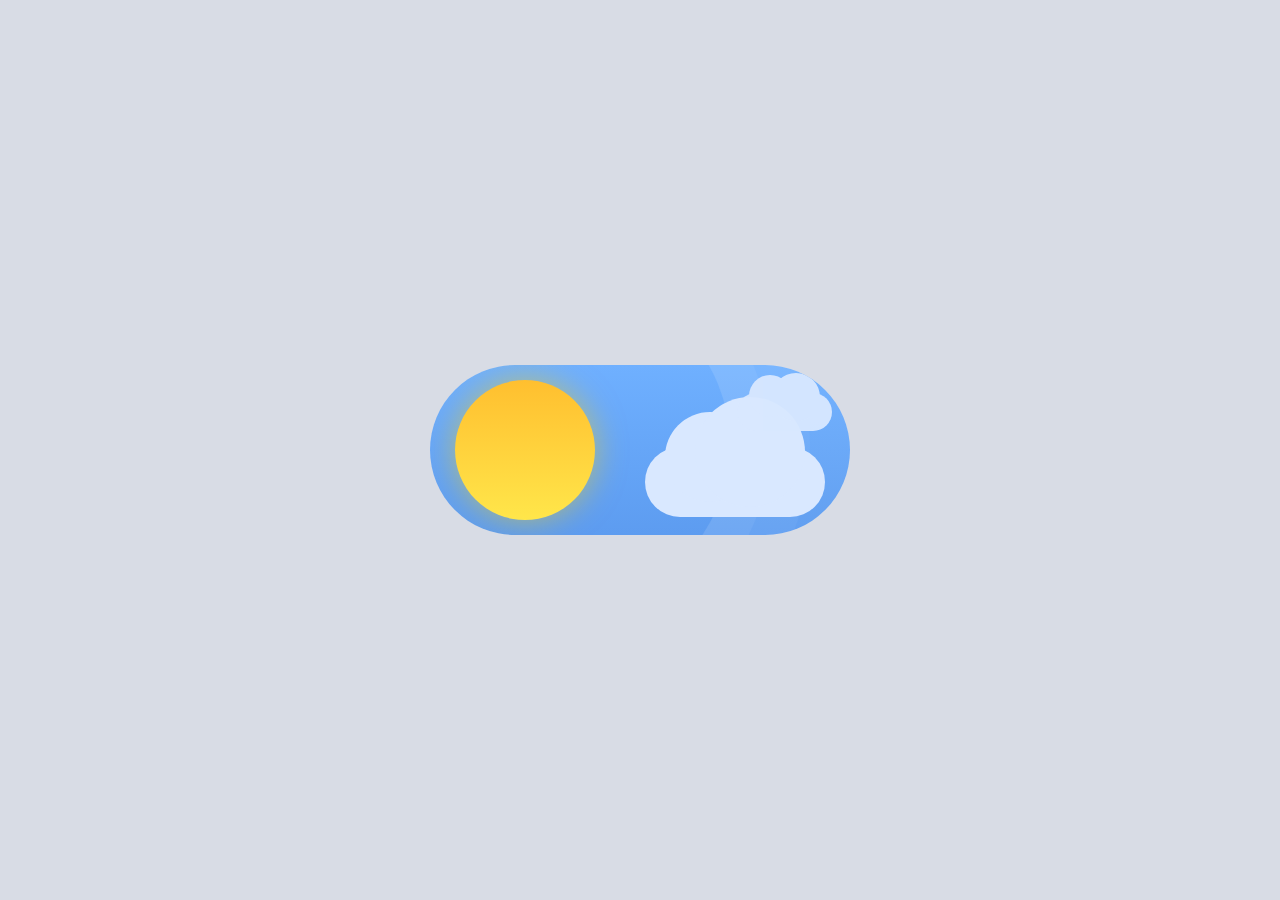
<file: animated-theme-toggle/index.html>
<!DOCTYPE html>
<html lang="en">
<head>
  <meta charset="UTF-8" />
  <meta name="viewport" content="width=device-width, initial-scale=1.0"/>
  <title>Animated Theme Toggle</title>
  <link rel="stylesheet" href="style.css">
</head>

<body>
  <div class="toggle-wrapper">
    <input class="baw" type="checkbox" id="toggle"/>
    <label class="theme-toggle" for="toggle">
      <!-- DAY -->
      <div class="scene day">
        <div class="day-rings"></div>

        <div class="sun"></div>

        <div class="cloud big"></div>
        <div class="cloud small"></div>
      </div>
      <!-- NIGHT -->
       <div class="scene night"><div class="night-rings"></div> <div class="moon">
          <div class="crater c1"></div>
          <div class="crater c2"></div>
          <div class="crater c3"></div>
        </div><div class="star s1"></div><div class="star s2"></div>
        <div class="star s3"></div>
        <div class="star s4"></div>
        <div class="star s5"></div><div class="star diamond d1"></div>
        <div class="star diamond d2"></div>
        <div class="star diamond d3"></div>
      </div></label>
</div>
  <script src="script.js"></script>
</body>
</html>
</file>
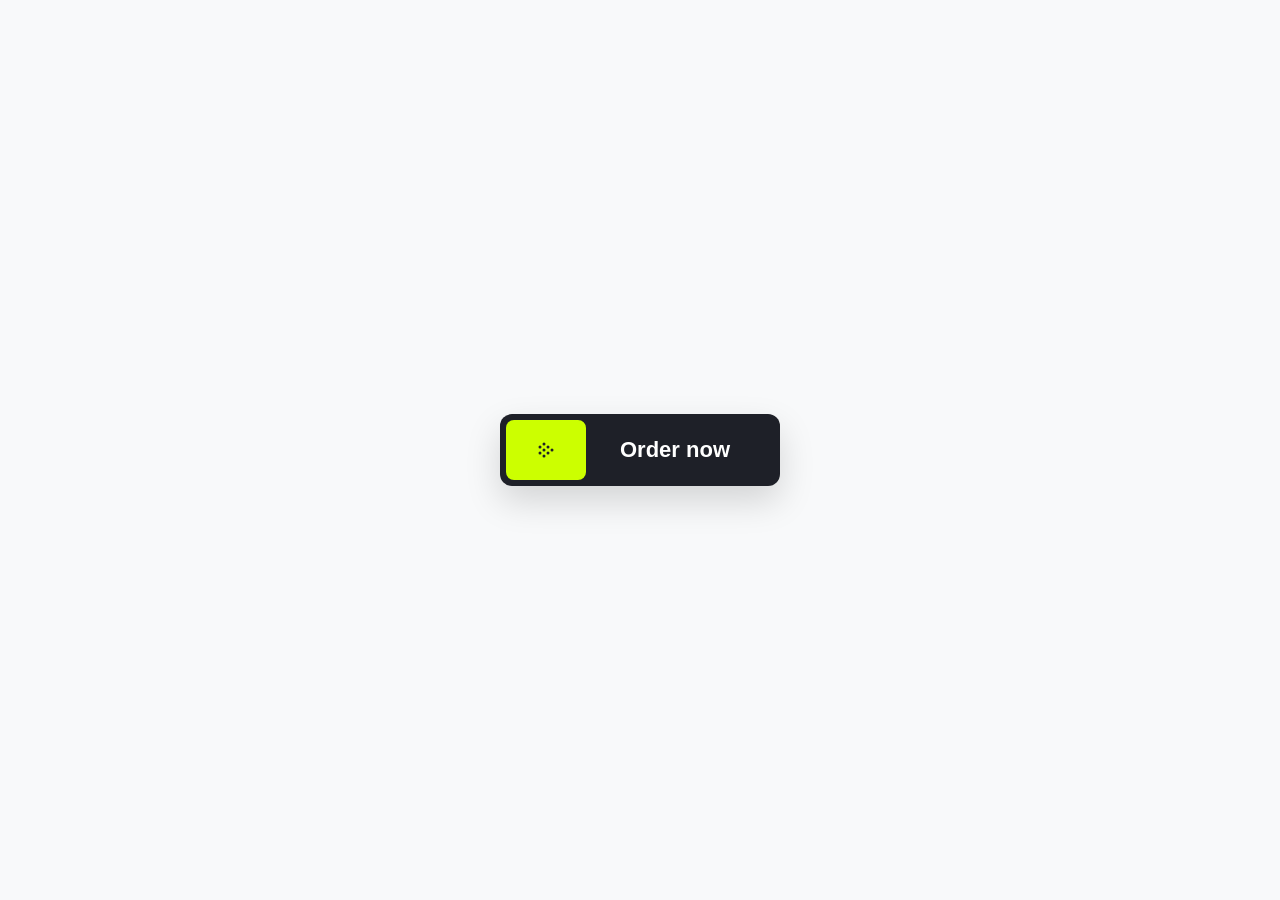
<file: animated-toggle-button/index.html>
<!DOCTYPE html>
<html lang="en">
<head>
  <meta charset="UTF-8">
  <meta name="viewport" content="width=device-width, initial-scale=1.0">
  <title>Animated Demo Button</title>
  <link rel="stylesheet" href="style.css">
</head>
<body>

  <button class="demo-btn" id="demoBtn">
    <div class="icon-container">
      <svg width="24" height="24" viewBox="0 0 24 24" fill="#1e2028" xmlns="http://www.w3.org/2000/svg">
        <circle cx="6" cy="9" r="1.5" />
        <circle cx="6" cy="15" r="1.5" />
        <circle cx="10" cy="6" r="1.5" />
        <circle cx="10" cy="12" r="1.5" />
        <circle cx="10" cy="18" r="1.5" />
        <circle cx="14" cy="9" r="1.5" />
        <circle cx="14" cy="15" r="1.5" />
        <circle cx="18" cy="12" r="1.5" />
      </svg>
    </div>
    <span class="text-container">Order now</span>
  </button>

  <script src="script.js"></script>
</body>
</html>
</file>
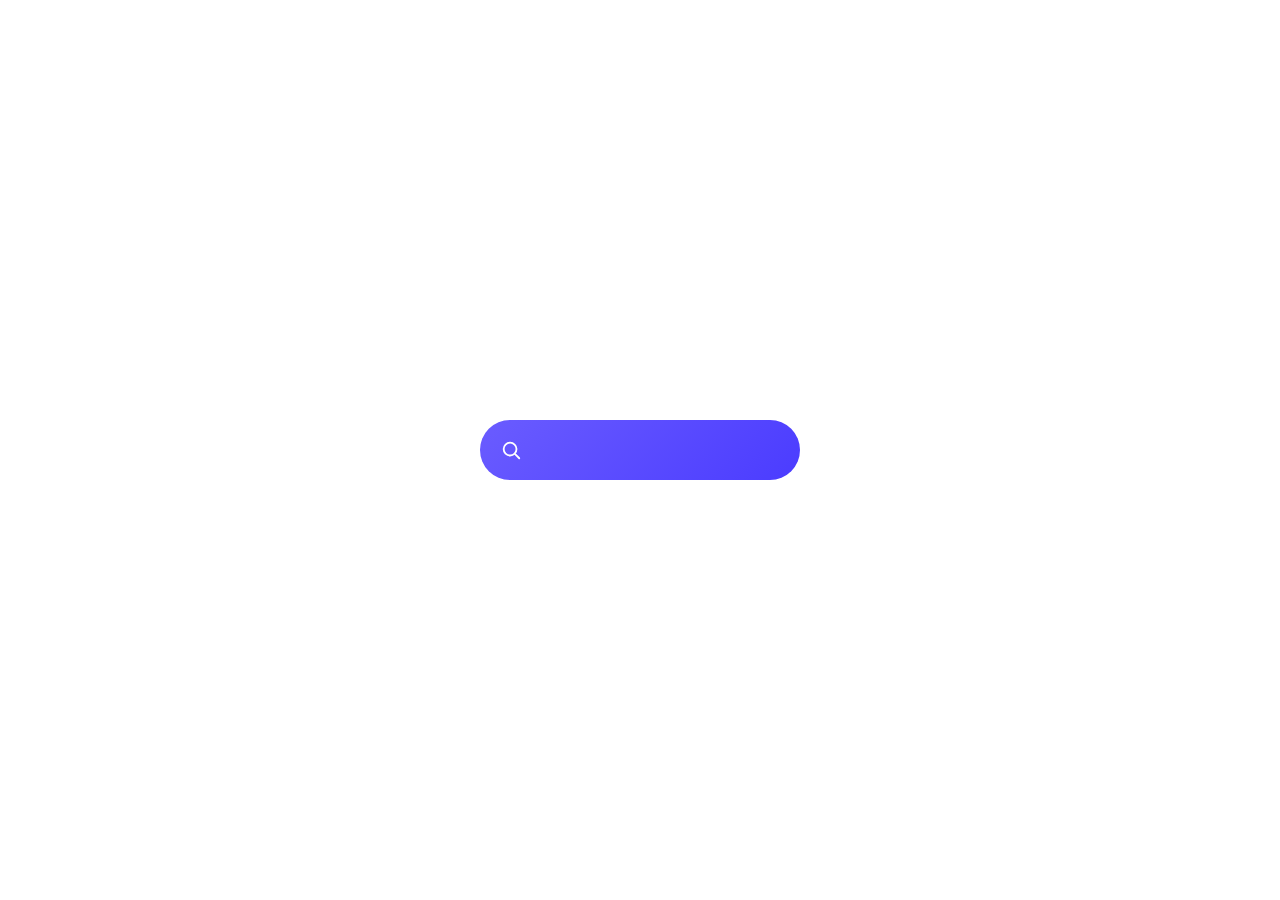
<file: animated_searchbar/index.html>
<!DOCTYPE html>
<html lang="en">
<head>
  <meta charset="UTF-8">
  <title>Search Swap Animation</title>
  <link rel="stylesheet" href="style.css">
</head>
<body>

<div class="search-container">
  <div class="search-box" id="searchBox">
    <!-- SVG Search Icon -->
    <div class="icon" id="icon">
      <svg width="22" height="22" viewBox="0 0 24 24" fill="none">
        <circle cx="11" cy="11" r="7" stroke="white" stroke-width="2"/>
        <line x1="16.5" y1="16.5" x2="21" y2="21" stroke="white" stroke-width="2" stroke-linecap="round"/>
      </svg>
    </div>

    <input type="text" placeholder="Search..." id="input">

  </div>
</div>

<script src="script.js"></script>
</body>
</html>
</file>
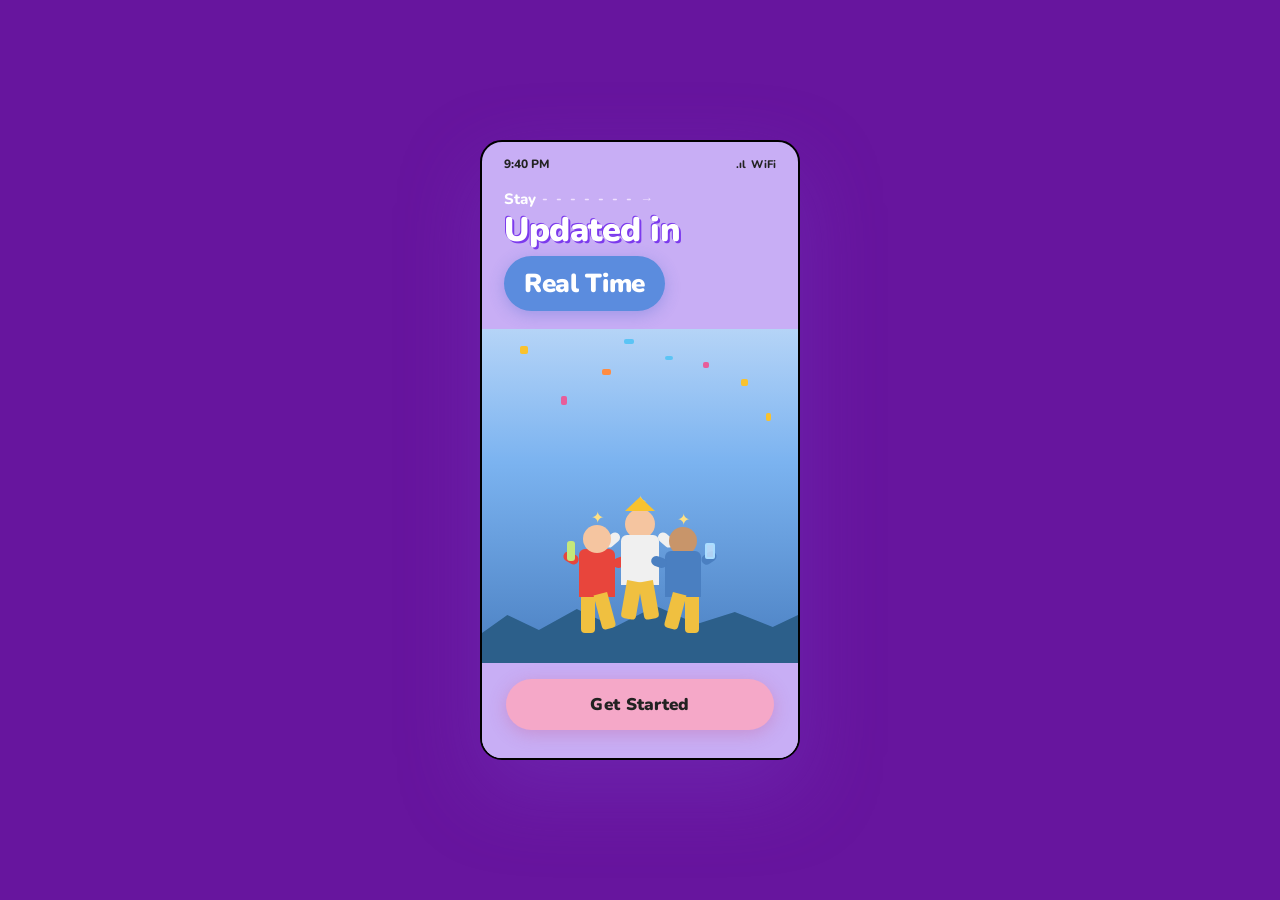
<file: animated_welcome_screen/index.html>
<!DOCTYPE html>
<html lang="en">
<head>
<meta charset="UTF-8">
<meta name="viewport" content="width=device-width, initial-scale=1.0">
<title>Stay Updated</title>
<link href="https://fonts.googleapis.com/css2?family=Nunito:wght@800;900&display=swap" rel="stylesheet">
<style>
  * { margin: 0; padding: 0; box-sizing: border-box; }

  body {
    display: flex;
    justify-content: center;
    align-items: center;
    min-height: 100vh;
    background: #67159e;
    font-family: 'Nunito', sans-serif;
  }

  .phone {
    width: 320px;
    height: 620px;
    background: #c8aef5;
    border-radius: 22px;
    box-shadow: 0 30px 80px rgba(120,60,200,0.35);
    overflow: hidden;
    display: flex;
    border: 2px solid #000000;
    flex-direction: column;
    position: relative;
  }

  /* Status bar */
  .status-bar {
    display: flex;
    justify-content: space-between;
    align-items: center;
    padding: 14px 22px 6px;
    font-size: 12px;
    font-weight: 800;
    color: #222;
  }
  .status-icons { display: flex; gap: 5px; align-items: center; }
  .status-icons span { font-size: 11px; }

  /* Hero text area */
  .hero {
    padding: 10px 22px 18px;
  }

  .hero h1 {
    font-size: 34px;
    font-weight: 900;
    color: white;
    line-height: 1.15;
    text-shadow: 2px 2px 0 #7c3aed, -1px -1px 0 #7c3aed;
    letter-spacing: -0.5px;
  }

  .hero .arrow-line {
    display: inline-flex;
    align-items: center;
    gap: 6px;
    color: white;
    font-size: 15px;
    font-weight: 800;
    margin-bottom: 2px;
  }
  .arrow-line .dots {
    letter-spacing: 2px;
    font-size: 13px;
    color: #f0e0ff;
  }

  .badge {
    display: inline-block;background: #5b8cde;color: white;font-size: 26px;font-weight: 900;
    padding: 10px 20px;
    border-radius: 50px;
    margin-top: 6px;
    box-shadow: 0 4px 16px rgba(60,100,200,0.3);
    letter-spacing: -0.5px;
  }

  /* Image area */
  .illustration {
    flex: 1;
    background: linear-gradient(180deg, #b5d4f7 0%, #7bb3f0 40%, #4a7fc1 100%);
    position: relative;
    display: flex;
    align-items: flex-end;
    justify-content: center;
    overflow: hidden;
  }

  /* Ground */
  .ground {
    position: absolute;
    bottom: 0;
    width: 100%;
    height: 60px;
    background: #2c5f8a;
    clip-path: polygon(0 50%, 8% 20%, 18% 45%, 30% 10%, 42% 40%, 55% 5%, 68% 35%,
     80% 15%, 92% 40%, 100% 20%, 100% 100%, 0 100%);
  }

  /* Confetti dots */
  .confetti { position: absolute; top: 0; left: 0; width: 100%; height: 100%; pointer-events: none; }
  .c { position: absolute; border-radius: 2px; animation: fall 3s infinite ease-in; }
  .c:nth-child(1)  { width:8px; height:8px; background:#f9c22e; top:5%;  left:12%; animation-delay:0s; }
  .c:nth-child(2)  { width:6px; height:6px; background:#e85d9a; top:10%; left:70%; animation-delay:0.5s; }
  .c:nth-child(3)  { width:10px;height:5px; background:#5bc4f5; top:3%;  left:45%; animation-delay:1s; }
  .c:nth-child(4)  { width:7px; height:7px; background:#f9c22e; top:15%; left:82%; animation-delay:0.2s; }
  .c:nth-child(5)  { width:6px; height:9px; background:#e85d9a; top:20%; left:25%; animation-delay:1.5s; }
  .c:nth-child(6)  { width:8px; height:4px; background:#5bc4f5; top:8%;  left:58%; animation-delay:0.8s; }
  .c:nth-child(7)  { width:5px; height:8px; background:#f9c22e; top:25%; left:90%; animation-delay:0.3s; }
  .c:nth-child(8)  { width:9px; height:6px; background:#ff8c42; top:12%; left:38%; animation-delay:1.2s; }
  @keyframes fall {
    0%   { transform: translateY(0) rotate(0deg); opacity:1; }
    100% { transform: translateY(60px) rotate(180deg); opacity:0; }
  }

  /* Figures */
  .figures {
    position: relative;
    z-index: 2;
    display: flex;
    align-items: flex-end;
    gap: 6px;
    padding-bottom: 30px;
  }

  /* Sparkle sticks */
  .sparkle { position: relative; }
  .sparkle::before {
    content: '✦';
    position: absolute;
    top: -18px;
    left: 50%;
    transform: translateX(-50%);
    font-size: 16px;
    color: #ffe082;
    animation: twinkle 0.8s infinite alternate;
  }
  @keyframes twinkle {
    from { opacity: 0.4; transform: translateX(-50%) scale(0.8); }
    to   { opacity: 1;   transform: translateX(-50%) scale(1.2); }
  }

  /* Person SVG placeholders using CSS art */
  .person { display: flex; flex-direction: column; align-items: center; position: relative; }

  /* Person 1 - left, red jacket */
  .p1 .head { width:28px; height:28px; background:#f5c5a0; border-radius:50%; 
    position:relative; z-index:1; }
  .p1 .body { width:36px; height:48px; background:#e8453c; border-radius:6px 6px 0 0; 
    margin-top:-4px; position:relative; }
  .p1 .legs { display:flex; gap:4px; }
  .p1 .leg  { width:14px; height:36px; background:#f0c040; border-radius:0 0 4px 4px; }
  .p1 .leg.right { transform: rotate(-15deg) translateY(-4px); }
  .p1 .arm-l { position:absolute; left:-16px; top:4px; width:16px; height:10px; 
    background:#e8453c; border-radius:8px; transform:rotate(30deg); }
  .p1 .arm-r { position:absolute; right:-14px; top:8px; width:16px; height:10px; 
    background:#e8453c; border-radius:8px; transform:rotate(-20deg); }

  /* Person 2 - center, white top */
  .p2 { transform: translateY(-10px); }
  .p2 .head { width:30px; height:30px; background:#f5c5a0; border-radius:50%; }
  .p2 .hat  { width:30px; height:14px; background:#f9c22e; 
    clip-path:polygon(50% 0%,100% 100%,0 100%); position:absolute; top:-12px; }
  .p2 .body { width:38px; height:50px; background:#f0f0f0; 
    border-radius:6px 6px 0 0; margin-top:-4px; position:relative; }
  .p2 .legs { display:flex; gap:4px; }
  .p2 .leg  { width:15px; height:38px; background:#f0c040; 
    border-radius:0 0 4px 4px; }
  .p2 .leg.left  { transform: rotate(10deg) translateY(-4px); }
  .p2 .leg.right { transform: rotate(-10deg) translateY(-4px); }
  .p2 .arm-l { position:absolute; left:-18px; top:0px; width:18px; height:10px;
  background:#f0f0f0; border-radius:8px; transform:rotate(-40deg); }
  .p2 .arm-r { position:absolute; right:-16px; top:0px; width:18px; height:10px;
     background:#f0f0f0; border-radius:8px; transform:rotate(40deg); }

  /* Person 3 - right, blue jacket */
  .p3 .head { width:28px; height:28px; background:#c8956a; 
    border-radius:50%; }
  .p3 .body { width:36px; height:46px; background:#4a7fc1; 
    border-radius:6px 6px 0 0; margin-top:-4px; position:relative; }
  .p3 .legs { display:flex; gap:4px; }
  .p3 .leg  { width:14px; height:36px; background:#f0c040; 
    border-radius:0 0 4px 4px; }
  .p3 .leg.left { transform: rotate(15deg) translateY(-4px); }
  .p3 .arm-l { position:absolute; left:-14px; top:6px; width:16px; height:10px;
    background:#4a7fc1; border-radius:8px; transform:rotate(20deg); }
  .p3 .arm-r { position:absolute; right:-16px; top:2px; width:16px;
    height:10px; background:#4a7fc1; border-radius:8px; transform:rotate(-35deg); }

  /* Bottle/glass accents */
  .bottle { width:8px; height:20px; background:#c5e87a;
     border-radius:3px; position:absolute; bottom:36px; left:-12px; }
  .glass  { width:10px; height:16px; background:rgba(200,230,255,0.8); 
    border-radius:2px; border:2px solid #aaddff; position:absolute; bottom:38px; right:-14px; }

  /* Bottom CTA */
  .cta {
    background: #c8aef5;
    padding: 16px 24px 28px;
    display: flex;
    justify-content: center;
  }

  .btn {
    background: #f5a8c8;
    color: #222;
    font-family: 'Nunito', sans-serif;
    font-size: 17px;
    font-weight: 900;
    padding: 14px 0;
    width: 100%;
    border: none;
    border-radius: 50px;
    cursor: pointer;
    letter-spacing: 0.3px;
    box-shadow: 0 4px 18px rgba(200,80,130,0.3);
    transition: transform 0.15s, box-shadow 0.15s;
  }
  .btn:hover {
    transform: translateY(-2px);
    box-shadow: 0 8px 24px rgba(200,80,130,0.4);
  }
  .btn:active { transform: translateY(0); }
</style>
</head>
<body>

<div class="phone">
  <!-- Status Bar -->
  <div class="status-bar">
    <span>9:40 PM</span>
    <div class="status-icons">
      <span>.ıl</span>
      <span>WiFi</span>
    </div>
  </div>

  <!-- Hero Text -->
  <div class="hero">
    <div class="arrow-line">
      <span>Stay</span>
      <span class="dots">- - - - - - - →</span>
    </div>
    <h1>Updated in</h1>
    <div class="badge">Real Time</div>
  </div>

  <!-- Illustration -->
  <div class="illustration">
    <div class="confetti">
      <div class="c"></div><div class="c"></div><div class="c"></div>
      <div class="c"></div><div class="c"></div><div class="c"></div>
      <div class="c"></div><div class="c"></div>
    </div>

    <div class="figures">
      <!-- Person 1 -->
      <div class="person p1 sparkle">
        <div class="head"></div>
        <div class="body">
          <div class="arm-l"></div>
          <div class="arm-r"></div>
          <div class="bottle"></div>
        </div>
        <div class="legs">
          <div class="leg left"></div>
          <div class="leg right"></div>
        </div>
      </div>

      <!-- Person 2 (center, taller) -->
      <div class="person p2 sparkle">
        <div style="position:relative;">
          <div class="hat"></div>
          <div class="head"></div>
        </div>
        <div class="body">
          <div class="arm-l"></div>
          <div class="arm-r"></div>
        </div>
        <div class="legs">
          <div class="leg left"></div>
          <div class="leg right"></div>
        </div>
      </div>

      <!-- Person 3 -->
      <div class="person p3 sparkle">
        <div class="head"></div>
        <div class="body">
          <div class="arm-l"></div>
          <div class="arm-r"></div>
          <div class="glass"></div>
        </div>
        <div class="legs">
          <div class="leg left"></div>
          <div class="leg right"></div>
        </div>
      </div>
    </div>

    <div class="ground"></div>
  </div>

  <!-- CTA Button -->
  <div class="cta">
    <button class="btn">Get Started</button>
  </div>
</div>

</body>
</html>
</file>
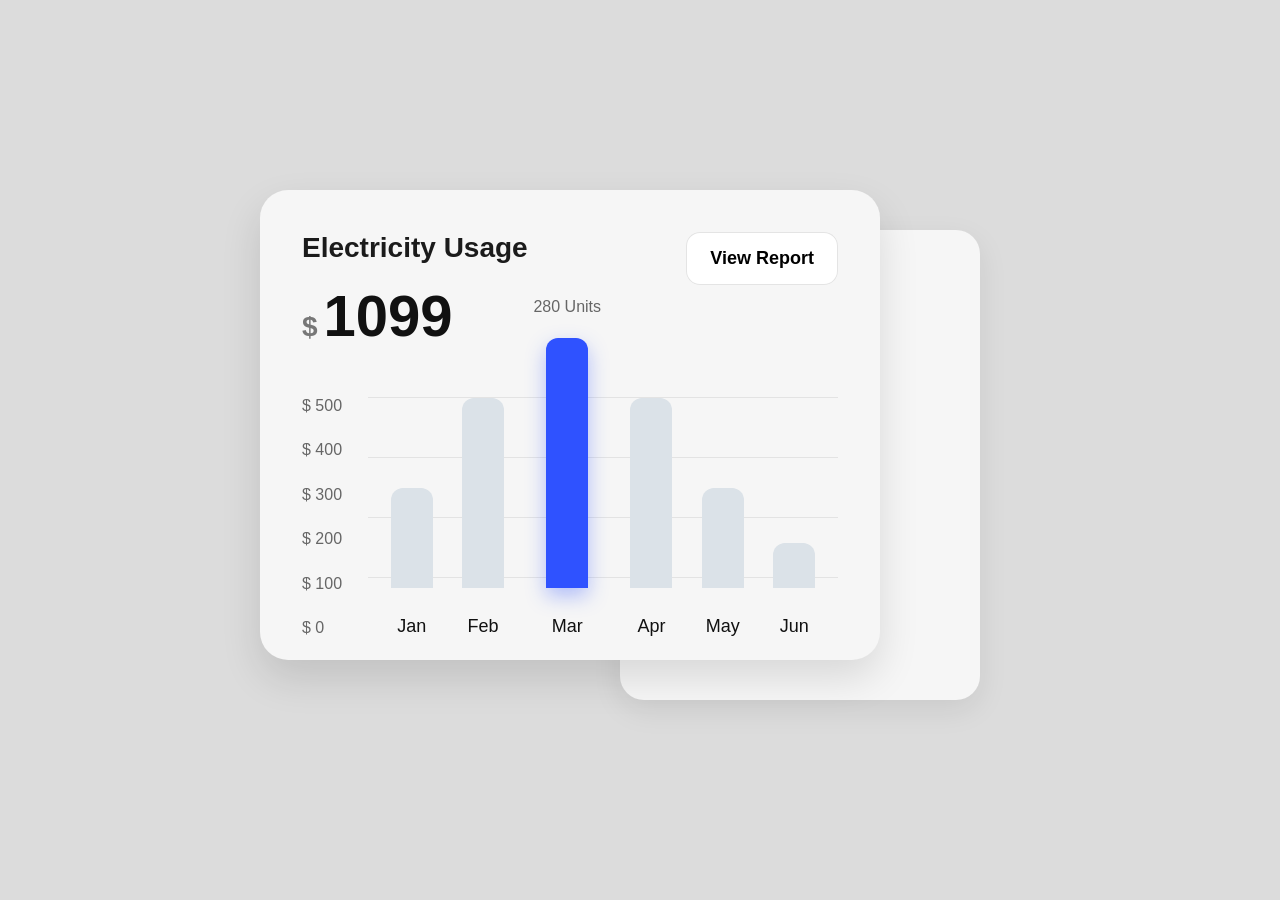
<file: graph-ui-ux/index.html>
<!DOCTYPE html>
<html lang="en">
<head>
<meta charset="UTF-8" />
<meta name="viewport" content="width=device-width, initial-scale=1.0" />
<title>Graph UI</title>
<link rel="stylesheet" href="style.css" />
</head>
<body>
<div class="wrapper">
  <div class="card-back"></div>
  <div class="card">
    <div class="top">
      <div>
        <h2 class="title">Electricity Usage</h2>
        <div class="amount">
          <span>$</span>1099
        </div>
      </div>
      <button class="btn">View Report</button>
    </div>
    <div class="chart">
      <div class="y-axis">
        <div>$ 500</div>
        <div>$ 400</div>
        <div>$ 300</div>
        <div>$ 200</div>
        <div>$ 100</div>
        <div>$ 0</div>
      </div>
      <div class="graph">
        <div class="grid"></div>
        <div class="grid"></div>
        <div class="grid"></div>
        <div class="grid"></div>
        <div class="bars">
          <div class="bar-wrap">
            <div class="value"></div>
            <div class="bar" style="height:100px"></div>
            <div class="month">Jan</div>
          </div>
          <div class="bar-wrap">
            <div class="value"></div>
            <div class="bar" style="height:190px"></div>
            <div class="month">Feb</div>
          </div>
          <div class="bar-wrap">
            <div class="value">280 Units</div>
            <div class="bar active" style="height:250px"></div>
            <div class="month">Mar</div>
          </div>
          <div class="bar-wrap">
            <div class="value"></div>
            <div class="bar" style="height:190px"></div>
            <div class="month">Apr</div>
          </div>
          <div class="bar-wrap">
            <div class="value"></div>
            <div class="bar" style="height:100px"></div>
            <div class="month">May</div>
          </div>
          <div class="bar-wrap">
            <div class="value"></div>
            <div class="bar" style="height:45px"></div>
            <div class="month">Jun</div>
          </div>
        </div>
      </div>
    </div>
  </div>
</div>
</body>
</html>
</file>
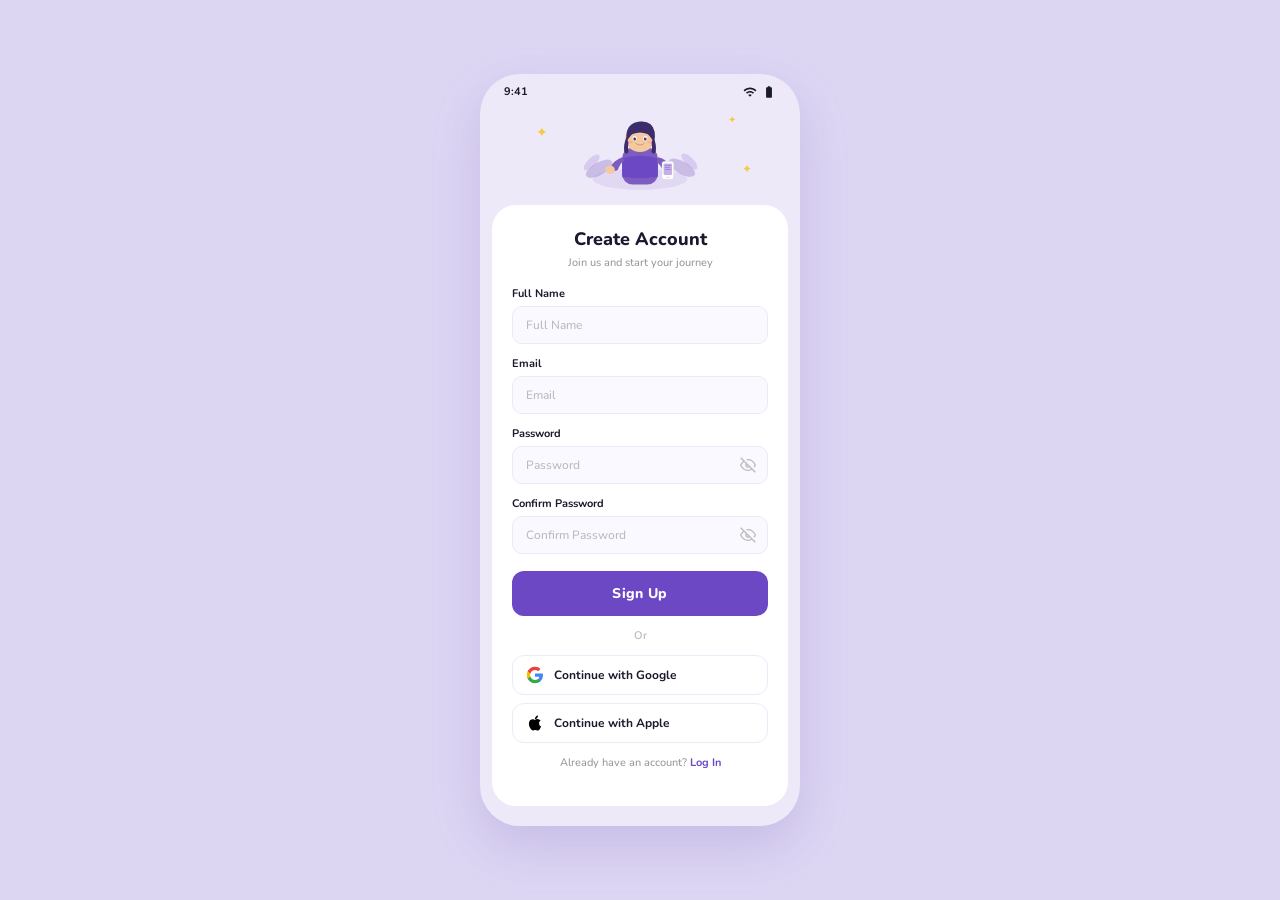
<file: mobile_signup_page/index.html>
<!DOCTYPE html>
<html lang="en">
<head>
<meta charset="UTF-8">
<meta name="viewport" content="width=device-width, initial-scale=1.0">
<title>Create Account</title>
<link href="https://fonts.googleapis.com/css2?family=Nunito:wght@400;500;600;700;800&display=swap" rel="stylesheet">
<style>
  *, *::before, *::after { box-sizing: border-box; margin: 0; padding: 0; }

  body {
    font-family: 'Nunito', sans-serif;
    background: #ddd6f3;
    min-height: 100vh;
    display: flex;
    align-items: center;
    justify-content: center;
  }

  .phone {
    width: 320px;
    background: #ede9f8;
    border-radius: 40px;
    padding: 10px 0 20px;
    box-shadow: 0 20px 50px rgba(100,70,180,0.18);
    overflow: hidden;
  }

  /* Status bar */
  .status {
    display: flex;
    justify-content: space-between;
    align-items: center;
    padding: 0 24px;
    margin-bottom: 6px;
    font-size: 11px;
    font-weight: 700;
    color: #1a1a2e;
  }
  .status-icons { display: flex; gap: 5px; align-items: center; }
  .status-icons svg { width: 14px; height: 14px; fill: #1a1a2e; }

  /* Illustration area */
  .illustration {
    position: relative;
    height: 100px;
    display: flex;
    align-items: center;
    justify-content: center;
    overflow: visible;
  }

  /* SVG Illustration */
  .illus-svg {
    width: 150px;
    height: 105px;
    position: relative;
    bottom: 13px;
  }

  /* Floating icons */
  .float-icon {
    position: absolute;
    border-radius: 10px;
    display: flex;
    align-items: center;
    justify-content: center;
    font-size: 14px;
    animation: float 3s ease-in-out infinite;
  }
  .float-icon.heart { top: 12px; right: 44px; background: #fff; width: 32px; height: 32px; 
    box-shadow: 0 3px 10px rgba(120,80,200,0.2); animation-delay: 0.5s; }
  .float-icon.bag  { top: 22px; right: 12px; background: #fff; width: 32px; height: 32px; 
    box-shadow: 0 3px 10px rgba(120,80,200,0.2); }
  .float-icon.chat { top: 16px; left: 22px; background: #7c5cbf; width: 32px; 
    height: 32px; box-shadow: 0 3px 10px rgba(120,80,200,0.25); animation-delay: 1s; }
  .float-icon.gear { bottom: 22px; left: 38px; background: #fff; width: 26px; 
    height: 26px; border-radius: 50%; box-shadow: 0 3px 10px rgba(120,80,200,0.2); 
    animation-delay: 0.3s; }
  @keyframes float {
    0%,100% { transform: translateY(0); }
    50% { transform: translateY(-6px); }
  }

  /* Sparkles */
  .sparkle {
    position: absolute;
    color: #f5c842;
    font-size: 14px;
    animation: sparkle 2.5s ease-in-out infinite;
  }
  .sparkle:nth-child(1) { top: 18px; left: 56px; animation-delay: 0s; }
  .sparkle:nth-child(2) { top: 8px; right: 64px; animation-delay: 0.8s; font-size: 10px; }
  .sparkle:nth-child(3) { bottom: 28px; right: 48px; animation-delay: 1.4s; font-size: 12px; }
  @keyframes sparkle {
    0%,100% { opacity: 1; transform: scale(1) rotate(0deg); }
    50% { opacity: 0.5; transform: scale(0.7) rotate(20deg); }
  }

  /* Card */
  .card {
    background: #fff;
    margin: 0 12px;
    border-radius: 24px;
    padding: 22px 20px 20px;
  }

  .card h1 {
    font-size: 18px;
    font-weight: 800;
    color: #1a1a2e;
    text-align: center;
    margin-bottom: 4px;
  }
  .card p {
    font-size: 11px;
    color: #999;
    text-align: center;
    margin-bottom: 16px;
    font-weight: 500;
  }

  /* Form */
  .field { margin-bottom: 12px; }
  label {
    display: block;
    font-size: 11px;
    font-weight: 700;
    color: #1a1a2e;
    margin-bottom: 5px;
  }
  .input-wrap {
    position: relative;
    display: flex;
    align-items: center;
  }
  input {
    width: 100%;
    border: 1.5px solid #ede9f8;
    border-radius: 10px;
    padding: 10px 13px;
    font-size: 12px;
    font-family: 'Nunito', sans-serif;
    color: #1a1a2e;
    background: #faf9ff;
    outline: none;
    transition: border-color 0.2s;
    font-weight: 500;
  }
  input::placeholder { color: #bbb; font-weight: 500; }
  input:focus { border-color: #7c5cbf; background: #fff; }
  .eye-btn {
    position: absolute;
    right: 12px;
    background: none;
    border: none;cursor: pointer;padding: 0;color: #bbb;display: flex;align-items: center;
  }
  .eye-btn svg { width: 16px; height: 16px; }

  /* Sign Up button */
  .btn-signup {
    width: 100%;
    background: #6c48c5;
    color: #fff;
    border: none;
    border-radius: 12px;
    padding: 13px;
    font-size: 14px;
    font-weight: 800;
    font-family: 'Nunito', sans-serif;
    cursor: pointer;
    margin-top: 5px;
    letter-spacing: 0.3px;
    transition: background 0.2s, transform 0.1s;
  }
  .btn-signup:hover { background: #5a3aab; }
  .btn-signup:active { transform: scale(0.98); }

  /* Divider */
  .divider {
    text-align: center;
    color: #bbb;
    font-size: 11px;
    font-weight: 600;
    margin: 12px 0;
  }

  /* Social buttons */
  .btn-social {
    width: 100%;
    background: #fff;
    border: 1.5px solid #ede9f8;
    border-radius: 12px;
    padding: 10px 13px;
    font-size: 12px;
    font-weight: 700;
    font-family: 'Nunito', sans-serif;
    color: #1a1a2e;
    cursor: pointer;
    display: flex;
    align-items: center;
    gap: 10px;
    margin-bottom: 8px;
    transition: border-color 0.2s, background 0.2s;
  }
  .btn-social:hover { border-color: #c0aeeb; background: #faf9ff; }
  .btn-social svg { width: 18px; height: 18px; flex-shrink: 0; }

  /* Footer */
  .footer-text {
    text-align: center;
    font-size: 11px;
    color: #999;
    font-weight: 500;
    margin-top: 12px;
  }
  .footer-text a { color: #6c48c5; font-weight: 700; text-decoration: none; }
</style>
</head>
<body>
<div class="phone">
  <!-- Status Bar -->
  <div class="status">
    <span>9:41</span>
    <div class="status-icons">
      <svg viewBox="0 0 24 24"><path d="M1 9l2 2c4.97-4.97 13.03-4.97 18 0l2-2C16.93 2.93 7.08 2.93 1 9zm8 8l3 3 3-3c-1.65-1.66-4.34-1.66-6 0zm-4-4l2 2c2.76-2.76 7.24-2.76 10 0l2-2C15.14 9.14 8.87 9.14 5 13z"/></svg>
      <svg viewBox="0 0 24 24"><path d="M15.67 4H14V2h-4v2H8.33C7.6 4 7 4.6 7 5.33v15.33C7 21.4 7.6 22 8.33 22h7.33c.74 0 1.34-.6 1.34-1.33V5.33C17 4.6 16.4 4 15.67 4z"/></svg>
    </div>
  </div>

  <!-- Illustration -->
  <div class="illustration">
    <span class="sparkle">✦</span>
    <span class="sparkle">✦</span>
    <span class="sparkle">✦</span>

    <!-- Girl SVG -->
    <svg class="illus-svg" viewBox="0 0 260 200" fill="none" xmlns="http://www.w3.org/2000/svg">
      <!-- Leaves background -->
      <ellipse cx="130" cy="170" rx="90" ry="20" fill="#c4b0e8" opacity="0.3"/>
      <!-- Left leaf -->
      <ellipse cx="52" cy="150" rx="28" ry="12" fill="#a68fd4" opacity="0.5" transform="rotate(-30 52 150)"/>
      <ellipse cx="38" cy="138" rx="20" ry="8" fill="#b99fe0" opacity="0.4" transform="rotate(-45 38 138)"/>
      <!-- Right leaf -->
      <ellipse cx="210" cy="148" rx="28" ry="12" fill="#a68fd4" opacity="0.5" transform="rotate(30 210 148)"/>
      <ellipse cx="224" cy="136" rx="20" ry="8" fill="#b99fe0" opacity="0.4" transform="rotate(45 224 136)"/>

      <!-- Body -->
      <rect x="96" y="110" width="68" height="70" rx="20" fill="#7c5cbf"/>
      <!-- Shirt -->
      <path d="M96 130 Q130 120 164 130 L164 165 Q130 170 96 165 Z" fill="#6c48c5"/>

      <!-- Neck -->
      <rect x="122" y="100" width="16" height="14" rx="6" fill="#f5c9a0"/>

      <!-- Head -->
      <ellipse cx="130" cy="92" rx="28" ry="26" fill="#f5c9a0"/>

      <!-- Hair -->
      <path d="M104 86 Q106 62 130 60 Q154 58 158 80 Q160 90 156 100 Q150 88 144 84 Q130 78 116 84 Q110 88 104 100 Z" fill="#3d2c6b"/>
      <!-- Side hair left -->
      <path d="M104 90 Q98 105 100 118 Q104 124 108 118 Q106 110 108 100 Z" fill="#3d2c6b"/>
      <!-- Side hair right -->
      <path d="M156 90 Q162 105 160 118 Q156 124 152 118 Q154 110 152 100 Z" fill="#3d2c6b"/>

      <!-- Eyes -->
      <ellipse cx="120" cy="92" rx="4" ry="4.5" fill="#fff"/>
      <ellipse cx="140" cy="92" rx="4" ry="4.5" fill="#fff"/>
      <ellipse cx="120" cy="93" rx="2.5" ry="3" fill="#3d2c6b"/>
      <ellipse cx="140" cy="93" rx="2.5" ry="3" fill="#3d2c6b"/>
      <!-- Eye shine -->
      <circle cx="121" cy="91" r="1" fill="#fff"/>
      <circle cx="141" cy="91" r="1" fill="#fff"/>

      <!-- Blush -->
      <ellipse cx="112" cy="99" rx="5" ry="3" fill="#f0a0a0" opacity="0.5"/>
      <ellipse cx="148" cy="99" rx="5" ry="3" fill="#f0a0a0" opacity="0.5"/>

      <!-- Smile -->
      <path d="M122 102 Q130 108 138 102" stroke="#d4836a" stroke-width="1.5" fill="none" stroke-linecap="round"/>

      <!-- Left arm -->
      <path d="M96 128 Q78 135 74 148 Q78 158 88 152 Q92 140 100 134 Z" fill="#7c5cbf"/>
      <ellipse cx="73" cy="152" rx="9" ry="8" fill="#f5c9a0"/>

      <!-- Right arm holding phone -->
      <path d="M164 128 Q180 130 184 145 Q186 158 176 156 Q170 144 162 136 Z" fill="#7c5cbf"/>
      <!-- Phone in hand -->
      <rect x="172" y="136" width="22" height="34" rx="4" fill="#fff" stroke="#ddd" stroke-width="1"/>
      <rect x="175" y="140" width="16" height="22" rx="2" fill="#c4b0e8"/>
      <rect x="179" y="165" width="8" height="2" rx="1" fill="#ddd"/>
      <!-- Phone screen lines -->
      <rect x="177" y="143" width="12" height="1.5" rx="0.75" fill="#9b79d4"/>
      <rect x="177" y="147" width="10" height="1.5" rx="0.75" fill="#9b79d4"/>
      <rect x="177" y="151" width="12" height="1.5" rx="0.75" fill="#9b79d4"/>
    </svg>
  </div>

  <!-- White Card -->
  <div class="card">
    <h1>Create Account</h1>
    <p>Join us and start your journey</p>

    <div class="field">
      <label>Full Name</label>
      <input type="text" placeholder="Full Name">
    </div>
    <div class="field">
      <label>Email</label>
      <input type="email" placeholder="Email">
    </div>
    <div class="field">
      <label>Password</label>
      <div class="input-wrap">
        <input type="password" placeholder="Password" id="pw1" style="padding-right:44px">
        <button class="eye-btn" onclick="toggle('pw1',this)">
          <svg viewBox="0 0 24 24" fill="none" stroke="currentColor" stroke-width="2"><path d="M17.94 17.94A10.07 10.07 0 0112 20c-7 0-11-8-11-8a18.45 18.45 0 015.06-5.94M9.9 4.24A9.12 9.12 0 0112 4c7 0 11 8 11 8a18.5 18.5 0 01-2.16 3.19m-6.72-1.07a3 3 0 11-4.24-4.24"/><line x1="1" y1="1" x2="23" y2="23"/></svg>
        </button>
      </div>
    </div>
    <div class="field">
      <label>Confirm Password</label>
      <div class="input-wrap">
        <input type="password" placeholder="Confirm Password" id="pw2" style="padding-right:44px">
        <button class="eye-btn" onclick="toggle('pw2',this)">
          <svg viewBox="0 0 24 24" fill="none" stroke="currentColor" stroke-width="2"><path d="M17.94 17.94A10.07 10.07 0 0112 20c-7 0-11-8-11-8a18.45 18.45 0 015.06-5.94M9.9 4.24A9.12 9.12 0 0112 4c7 0 11 8 11 8a18.5 18.5 0 01-2.16 3.19m-6.72-1.07a3 3 0 11-4.24-4.24"/><line x1="1" y1="1" x2="23" y2="23"/></svg>
        </button>
      </div>
    </div>

    <button class="btn-signup">Sign Up</button>

    <div class="divider">Or</div>

    <button class="btn-social">
      <!-- Google G -->
      <svg viewBox="0 0 24 24"><path d="M22.56 12.25c0-.78-.07-1.53-.2-2.25H12v4.26h5.92c-.26 1.37-1.04 2.53-2.21 3.31v2.77h3.57c2.08-1.92 3.28-4.74 3.28-8.09z" fill="#4285F4"/><path d="M12 23c2.97 0 5.46-.98 7.28-2.66l-3.57-2.77c-.98.66-2.23 1.06-3.71 1.06-2.86 0-5.29-1.93-6.16-4.53H2.18v2.84C3.99 20.53 7.7 23 12 23z" fill="#34A853"/><path d="M5.84 14.09c-.22-.66-.35-1.36-.35-2.09s.13-1.43.35-2.09V7.07H2.18C1.43 8.55 1 10.22 1 12s.43 3.45 1.18 4.93l3.66-2.84z" fill="#FBBC05"/><path d="M12 5.38c1.62 0 3.06.56 4.21 1.64l3.15-3.15C17.45 2.09 14.97 1 12 1 7.7 1 3.99 3.47 2.18 7.07l3.66 2.84c.87-2.6 3.3-4.53 6.16-4.53z" fill="#EA4335"/></svg>
      Continue with Google
    </button>
    <button class="btn-social">
      <!-- Apple -->
      <svg viewBox="0 0 24 24" fill="#000"><path d="M18.71 19.5c-.83 1.24-1.71 2.45-3.05 2.47-1.34.03-1.77-.79-3.29-.79-1.53 0-2 .77-3.27.82-1.31.05-2.3-1.32-3.14-2.53C4.25 17 2.94 12.45 4.7 9.39c.87-1.52 2.43-2.48 4.12-2.51 1.28-.02 2.5.87 3.29.87.78 0 2.26-1.07 3.8-.91.65.03 2.47.26 3.64 1.98-.09.06-2.17 1.28-2.15 3.81.03 3.02 2.65 4.03 2.68 4.04-.03.07-.42 1.44-1.38 2.83M13 3.5c.73-.83 1.94-1.46 2.94-1.5.13 1.17-.34 2.35-1.04 3.19-.69.85-1.83 1.51-2.95 1.42-.15-1.15.41-2.35 1.05-3.11z"/></svg>
      Continue with Apple
    </button>

    <p class="footer-text">Already have an account? <a href="#">Log In</a></p>
  </div>
</div>

<script>
function toggle(id, btn) {
  const inp = document.getElementById(id);
  const show = inp.type === 'password';
  inp.type = show ? 'text' : 'password';
  btn.innerHTML = show
    ? `<svg viewBox="0 0 24 24" fill="none" stroke="currentColor" stroke-width="2"><path d="M1 12s4-8 11-8 11 8 11 8-4 8-11 8-11-8-11-8z"/><circle cx="12" cy="12" r="3"/></svg>`
    : `<svg viewBox="0 0 24 24" fill="none" stroke="currentColor" stroke-width="2"><path d="M17.94 17.94A10.07 10.07 0 0112 20c-7 0-11-8-11-8a18.45 18.45 0 015.06-5.94M9.9 4.24A9.12 9.12 0 0112 4c7 0 11 8 11 8a18.5 18.5 0 01-2.16 3.19m-6.72-1.07a3 3 0 11-4.24-4.24"/><line x1="1" y1="1" x2="23" y2="23"/></svg>`;
}
</script>
</body>
</html>
</file>
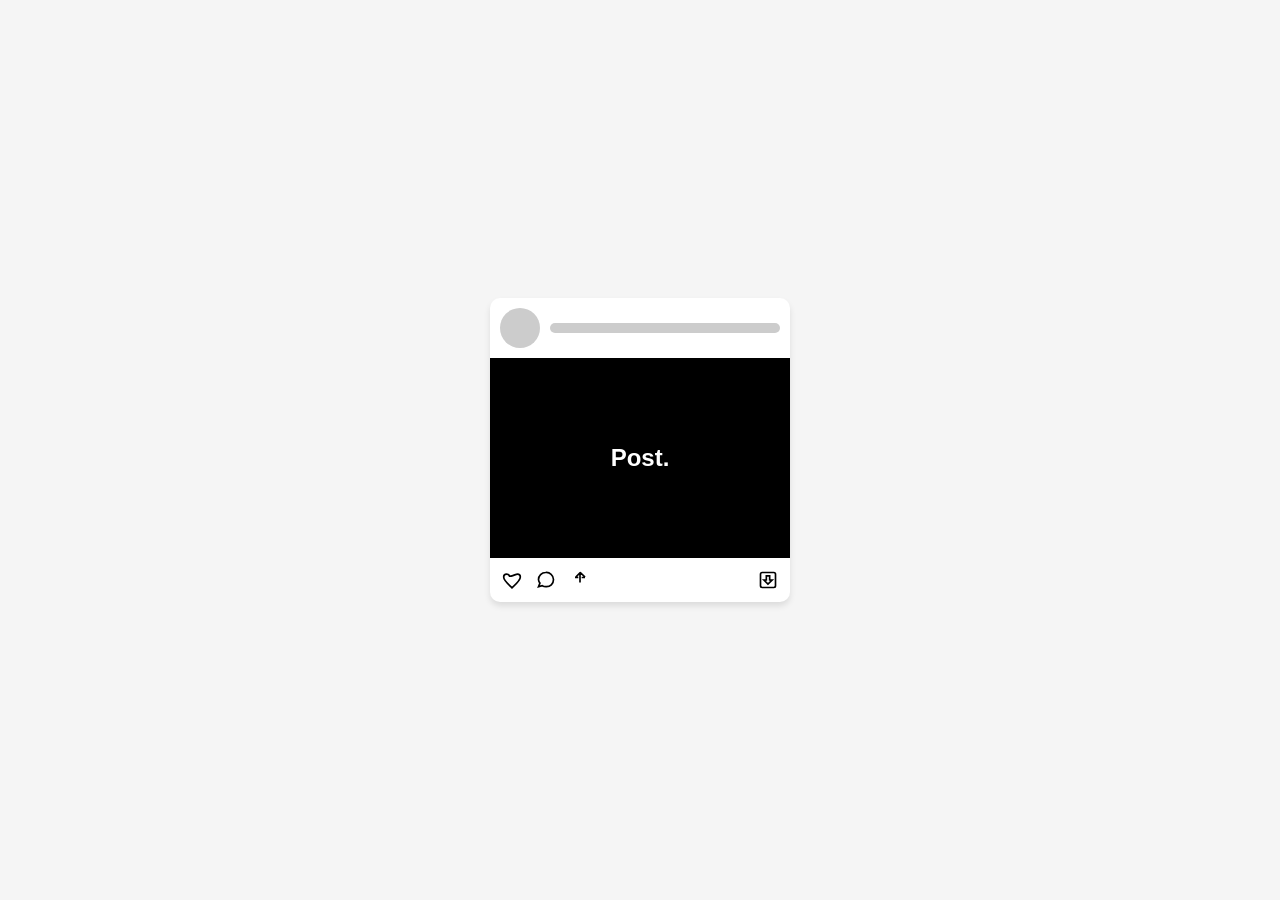
<file: social_feed_ui/index.html>
<!DOCTYPE html>
<html lang="en">
<head>
<meta charset="UTF-8">
<title>Post UI</title>
<style>
  body {
    font-family: Arial, sans-serif;
    display: flex;
    justify-content: center;
    align-items: center;
    height: 100vh;
    margin: 0;
    background-color: #f5f5f5;
  }

  .card {
    width: 300px;
    background: white;
    border-radius: 10px;
    box-shadow: 0 4px 6px rgba(0, 0, 0, 0.1);
    overflow: hidden;
  }

  .header {
    display: flex;
    align-items: center;
    padding: 10px;
  }

  .avatar {
    width: 40px;
    height: 40px;
    background-color: #ccc;
    border-radius: 50%;
    margin-right: 10px;
  }

  .line {
    flex-grow: 1;
    height: 10px;
    background-color: #ccc;
    border-radius: 5px;
  }

  .image {
    background-color: black;
    color: white;
    display: flex;
    justify-content: center;
    align-items: center;
    height: 200px;
    font-size: 24px;
    font-weight: bold;
  }

  .footer {
    display: flex;
    justify-content: space-between;
    align-items: center;
    padding: 10px;
  }

  .icons {
    display: flex;
    gap: 10px;
  }

  .icon-button {
    width: 24px;
    height: 24px;
    display: flex;
    justify-content: center;
    align-items: center;
    cursor: pointer;
  }

  .icon-button svg {
    width: 20px;
    height: 20px;
    fill: none;
    stroke: black;
    stroke-width: 2;
  }
</style>
</head>
<body>

<div class="card">
  <div class="header">
    <div class="avatar"></div>
    <div class="line"></div>
  </div>

  <div class="image">
    Post.
  </div>

  <div class="footer">
    <div class="icons">
      <span class="icon-button" aria-label="Like">
        <svg viewBox="0 0 24 24" aria-hidden="true">
          <path d="M12 21.35l-1.45-1.32C5.4 15.36 2 12.28 2 8.5 2 6.5 3.5 5 5.5 5c1.54 0 3.04.99 3.57 2.36h1.87C15.46 5.99 16.96 5 18.5 5 20.5 5 22 6.5 22 8.5c0 3.78-3.4 6.86-8.55 11.54L12 21.35z"></path>
        </svg>
      </span>
      <span class="icon-button" aria-label="Comment">
        <svg viewBox="0 0 24 24" aria-hidden="true">
          <path d="M21 11.5a8.38 8.38 0 0 1-9 8.5 8.38 8.38 0 0 1-4.5-1.2L3 20l1.7-4.3A8.38 8.38 0 0 1 3 11.5 8.5 8.5 0 0 1 11.5 3 8.5 8.5 0 0 1 21 11.5z"></path>
        </svg>
      </span>
      <span class="icon-button" aria-label="Share">
        <svg viewBox="0 0 24 24" aria-hidden="true">
          <path d="M18 8.59l-4.95-4.95a1 1 0 0 0-1.41 0L7 8.59M12 3v12m6-6h-4m-4 0H6"></path>
        </svg>
      </span>
    </div>
    <span class="icon-button" aria-label="Save">
      <svg viewBox="0 0 24 24" aria-hidden="true">
        <path d="M19 21H5a2 2 0 0 1-2-2V5a2 2 0 0 1 2-2h14a2 2 0 0 1 2 2v14a2 2 0 0 1-2 2zM12 17l-5-5h3V7h4v5h3l-5 5z"></path>
      </svg>
    </span>
  </div>
</div>

</body>
</html>
</file>
<file: animated-theme-toggle/style.css>
*{
    margin:0;
    padding:0;
    box-sizing:border-box;
}
body{
    height:100vh;
    display:flex;
    justify-content:center;
    align-items:center;
    background:#d8dce5;
    font-family:sans-serif;
}.baw{display: none;}.toggle-wrapper{display:flex;flex-direction:column;
    gap:40px;
}
.theme-toggle{position:relative;width:420px;height:170px;border-radius:999px;
    cursor:pointer;overflow:hidden;border:none;outline:none;
    transition:0.5s ease;
    box-shadow:inset 0 0 0 4px rgba(255,255,255,.2);
}
.theme-toggle input{display:none;}
/* ================= DAY ================= */
.scene{
    position:absolute;inset:0;transition:0.6s ease;}
.day{background:linear-gradient(to bottom,#6fb0ff,#5d9cf0);}
.day .sun{position:absolute;width:140px;height:140px;border-radius:50%;
    left:25px;
    top:15px;
    background:linear-gradient(to bottom,#ffbf2f,#ffe64a);
    box-shadow:
    0 0 30px rgba(255,210,0,.5);
    transition:0.6s ease;
    z-index:3;
}
.day .cloud{position:absolute;background:#d9e8ff;border-radius:100px;
filter:blur(.2px);}.day .cloud::before,.day .cloud::after{
    content:"";position:absolute;background:inherit;border-radius:50%;}
.cloud.big{
    width:180px;height:70px;bottom:18px;right:25px;}
.cloud.big::before{width:90px;height:90px;left:20px;top:-35px;}
.cloud.big::after{width:110px;height:110px;right:20px;top:-50px;
}
.cloud.small{width:95px;height:38px;top:28px;right:18px;opacity:.95;}
.cloud.small::before{ width:42px;height:42px;left:12px;top:-18px;}
.cloud.small::after{ width:48px;height:48px;right:12px;top:-20px;}
.day-rings{position:absolute;left:-20px;top:-80px;width:320px;height:320px;
    border-radius:50%;box-shadow:0 0 0 40px rgba(255,255,255,.05),
    0 0 0 80px rgba(255,255,255,.04),
    0 0 0 120px rgba(255,255,255,.03);
}
/* ================= NIGHT ================= */
.night{
background:linear-gradient(to right,#000016,#5f5c69);opacity:0;}
.moon{position:absolute;width:150px; height:150px;border-radius:50%;right:20px;
    top:10px;background:#d8dde5;transition:0.6s ease;box-shadow:
    inset -8px -8px 0 rgba(255,255,255,.3);}
.crater{position:absolute;border-radius:50%;background:#bcc2c8;}
.c1{width:38px;height:38px;top:32px;left:38px;}
.c2{ width:26px;height:26px;top:68px;right:28px;}
.c3{width:22px;height:22px;bottom:30px;left:58px;}
.star{position:absolute;background:white;border-radius:50%;
    box-shadow:0 0 10px white;animation:twinkle 2s infinite alternate;}
.s1{ width:5px;height:5px; top:30px; left:60px; }
.s2{ width:4px;height:4px; top:80px; left:120px; }
.s3{ width:6px;height:6px; top:120px; left:230px; }
.s4{ width:4px;height:4px; top:45px; left:330px; }
.s5{ width:5px;height:5px; top:95px; left:300px; }
.diamond{width:16px;height:16px;transform:rotate(45deg);border-radius:2px;}
.d1{ top:50px; left:35px; }
.d2{ top:130px; left:160px; }
.d3{ top:80px; left:260px; }

@keyframes twinkle{
    from{
    opacity:.4;
    transform:scale(.8);
    }
    to{
    opacity:1;
    transform:scale(1.2);
    }
}
.night-rings{position:absolute;right:-60px;top:-60px;width:300px;height:300px;
    border-radius:50%;box-shadow:
    0 0 0 45px rgba(255,255,255,.04),
    0 0 0 90px rgba(255,255,255,.03),
    0 0 0 130px rgba(255,255,255,.02);
}

/* ================= ACTIVE ================= */

#toggle:checked + .theme-toggle .day{
    opacity:0;
}

#toggle:checked + .theme-toggle .night{
    opacity:1;
}
</file>
<file: animated-toggle-button/style.css>
body {
  display: flex;
  justify-content: center;
  align-items: center;
  height: 100vh;
  margin: 0;
  background-color: #f8f9fa;
  font-family: 'Inter', -apple-system, BlinkMacSystemFont, "Segoe UI", Roboto, sans-serif;
}

.demo-btn {
  position: relative;
  display: flex;
  align-items: center;
  width: 280px;
  height: 72px;
  background-color: #1e2028; /* Dark grey background */
  border-radius: 12px;
  border: none;
  cursor: pointer;
  padding: 6px;
  box-sizing: border-box;
  box-shadow: 0 15px 35px rgba(0, 0, 0, 0.15);
}

.icon-container {
  position: absolute;
  left: 6px;
  top: 6px;
  height: 60px;
  width: 80px; /* Initial width of the green box */
  background-color: #ccff00; /* Neon green */
  border-radius: 8px;
  display: flex;
  justify-content: center;
  align-items: center;
  /* Smooth animation for the sliding effect */
  transition: width 0.4s cubic-bezier(0.25, 0.8, 0.25, 1);
  z-index: 2;
}

.text-container {
  width: 100%;
  text-align: center;
  padding-left: 70px; /* Offsets the text so it looks centered in the remaining space */
  color: #ffffff;
  font-size: 22px;
  font-weight: 600;
  z-index: 1;
  transition: opacity 0.3s ease;
}

.demo-btn:hover .icon-container {
  width: calc(100% - 12px); 
}

.demo-btn:hover .text-container {
  opacity: 0; 
}
</file>
<file: animated_searchbar/style.css>
* {
  margin: 0;
  padding: 0;
  box-sizing: border-box;
  font-family: Arial, sans-serif;
}

body {
  height: 100vh;
  display: flex;
  justify-content: center;
  align-items: center;
  background: white;
}

.search-container {
  width: 320px;
}

.search-box {
  position: relative;
  height: 60px;
  border-radius: 30px;
  background: linear-gradient(135deg, #6a5cff, #4b3cff);
  display: flex;
  align-items: center;
  padding: 0 20px;
  cursor: text;
  overflow: hidden;
}


/* ACTIVE STATE */
.search-box.active input {
  width: calc(100% - 40px);
  left: 20px;
  opacity: 1;
}

/* ICON */
.icon {
  position: absolute;
  left: 20px;
  display: flex;
  align-items: center;
  justify-content: center;
  transition: all 0.3s ease;
  opacity: 1;
}

/* ICON DISAPPEARS (swap to cursor) */
.search-box.active .icon {
  opacity: 0;
  transform: scale(0.6);
}

input::placeholder {
color: rgba(255, 255, 255, 0.75);
font-family: Poopins, sans-serif;
}

/* INPUT */
.search-box input {
  position: absolute;
  left: 60px;
  width: 0;
  height: 100%;
  border: none;
  outline: none;
  background: transparent;
  color: white;
  font-size: 16px;
  opacity: 0;
  caret-color: white;
  transition: all 0.35s ease;
}
</file>
<file: graph-ui-ux/style.css>
*{
margin:0;
padding:0;
box-sizing:border-box;
font-family:Inter,Arial,sans-serif;
}
body{
height:100vh;
display:flex;
align-items:center;
justify-content:center;
background:#dcdcdc;
}
.wrapper{
position:relative;
width:760px;
height:520px;
}
.card-back{
position:absolute;
right:40px;
top:40px;
width:360px;
height:470px;
background:#f6f6f6;
border-radius:24px;
box-shadow:0 10px 30px rgba(0,0,0,.08);
}

.card{
position:absolute;
left:0;
top:0;
width:620px;
height:470px;
background:#f6f6f6;
border-radius:28px;
padding:42px;
box-shadow:0 18px 40px rgba(0,0,0,.12);
}

.top{
display:flex;
justify-content:space-between;
align-items:flex-start;
}

.title{
font-size:28px;
font-weight:700;
color:#1b1b1b;
}

.amount{
margin-top:18px;
font-size:58px;
font-weight:700;
color:#111;
}

.amount span{
font-size:28px;
color:#777;
margin-right:6px;
}

.btn{
padding:16px 24px;
border:none;
border-radius:14px;
background:#fff;
font-size:18px;
font-weight:600;
box-shadow:0 0 0 1px #e4e4e4 inset;
cursor:pointer;
}

.chart{
margin-top:48px;
height:240px;
display:flex;
}

.y-axis{
width:65px;
display:flex;
flex-direction:column;
justify-content:space-between;
color:#666;
font-size:16px;
}

.graph{
position:relative;
flex:1;
border-left:1px solid transparent;
}

.grid{
position:absolute;
left:0;
width:100%;
border-top:1px solid #e3e3e3;
}

.grid:nth-child(1){top:0;}
.grid:nth-child(2){top:25%;}
.grid:nth-child(3){top:50%;}
.grid:nth-child(4){top:75%;}

.bars{
position:absolute;
inset:0;
display:flex;
justify-content:space-around;
align-items:flex-end;
padding:0 8px;
}

.bar-wrap{
display:flex;
flex-direction:column;
align-items:center;
gap:14px;
}

.value{
font-size:16px;
color:#666;
margin-bottom:8px;
}

.bar{
width:42px;
border-radius:12px 12px 0 0;
background:#dbe2e8;
}

.active{
background:#2f52ff;
box-shadow:0 8px 20px rgba(47,82,255,.35);
}

.month{
margin-top:14px;
font-size:18px;
color:#111;
}
</file>
